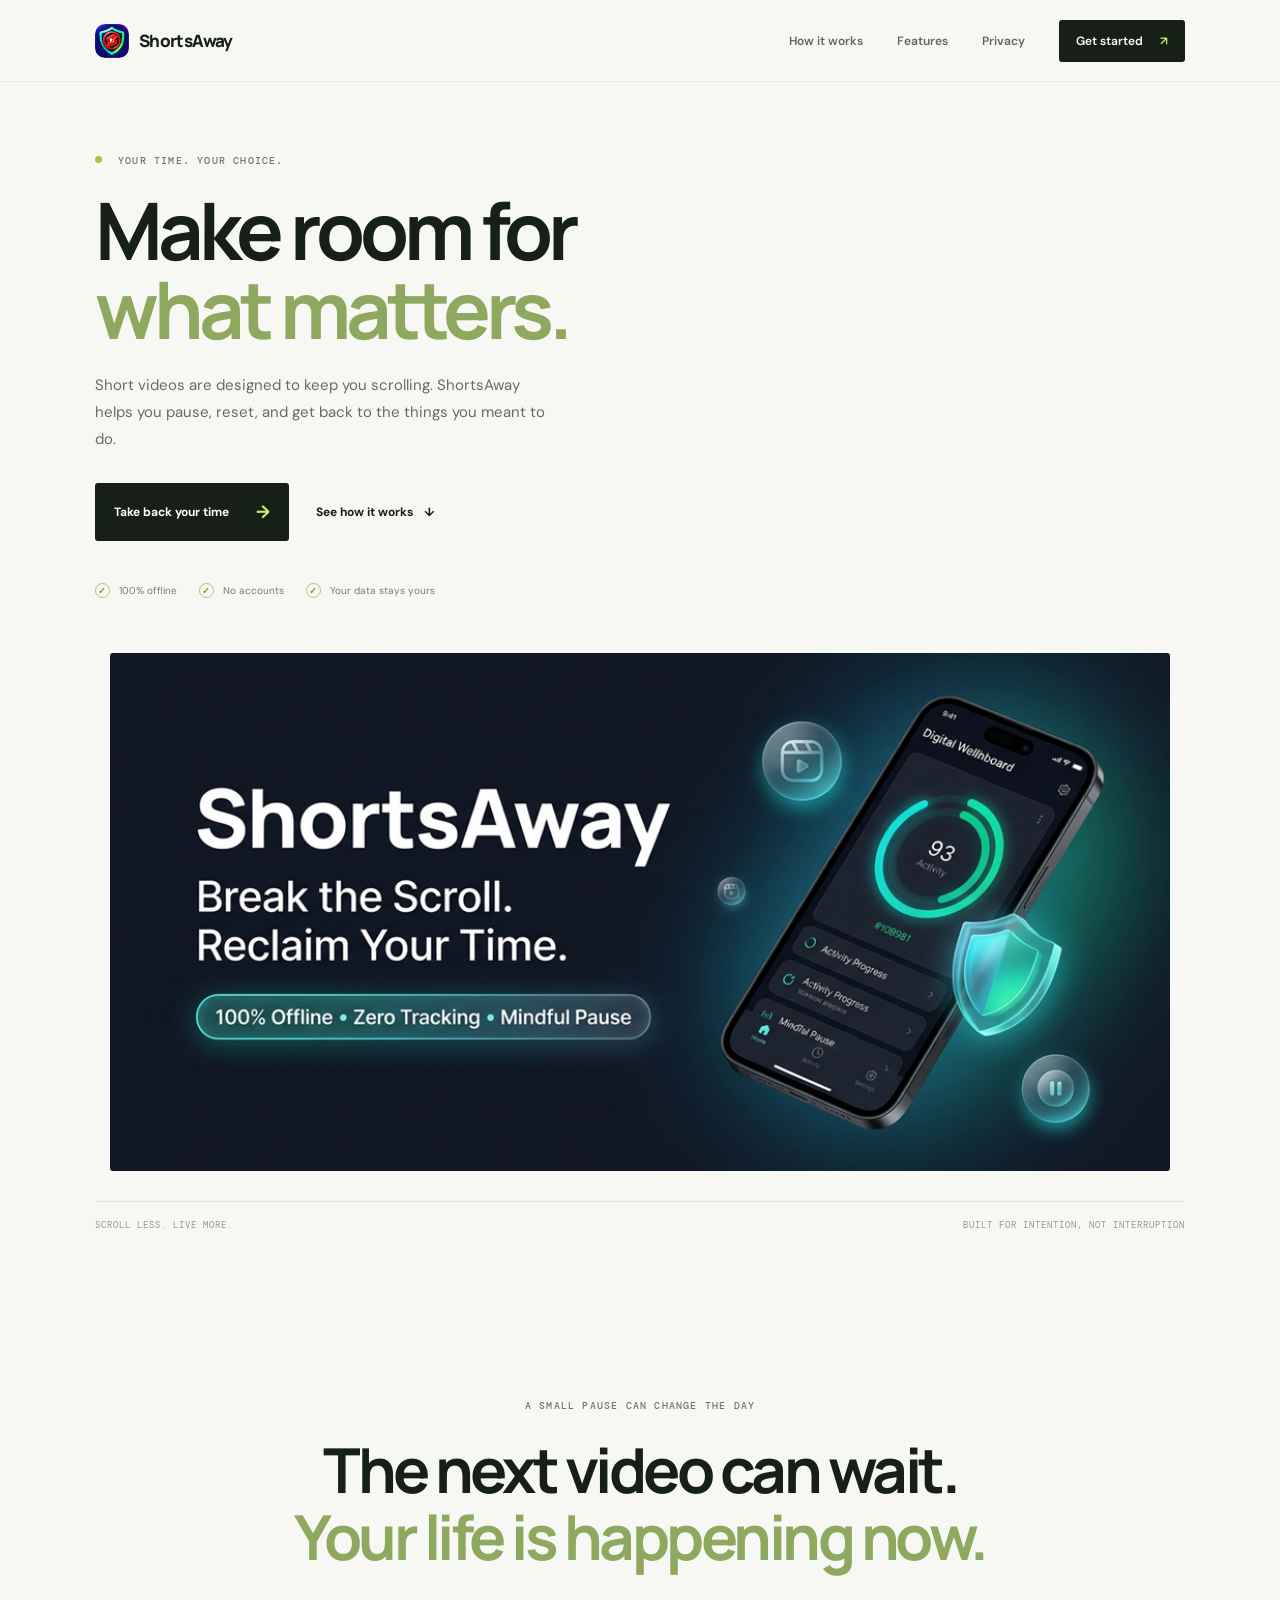
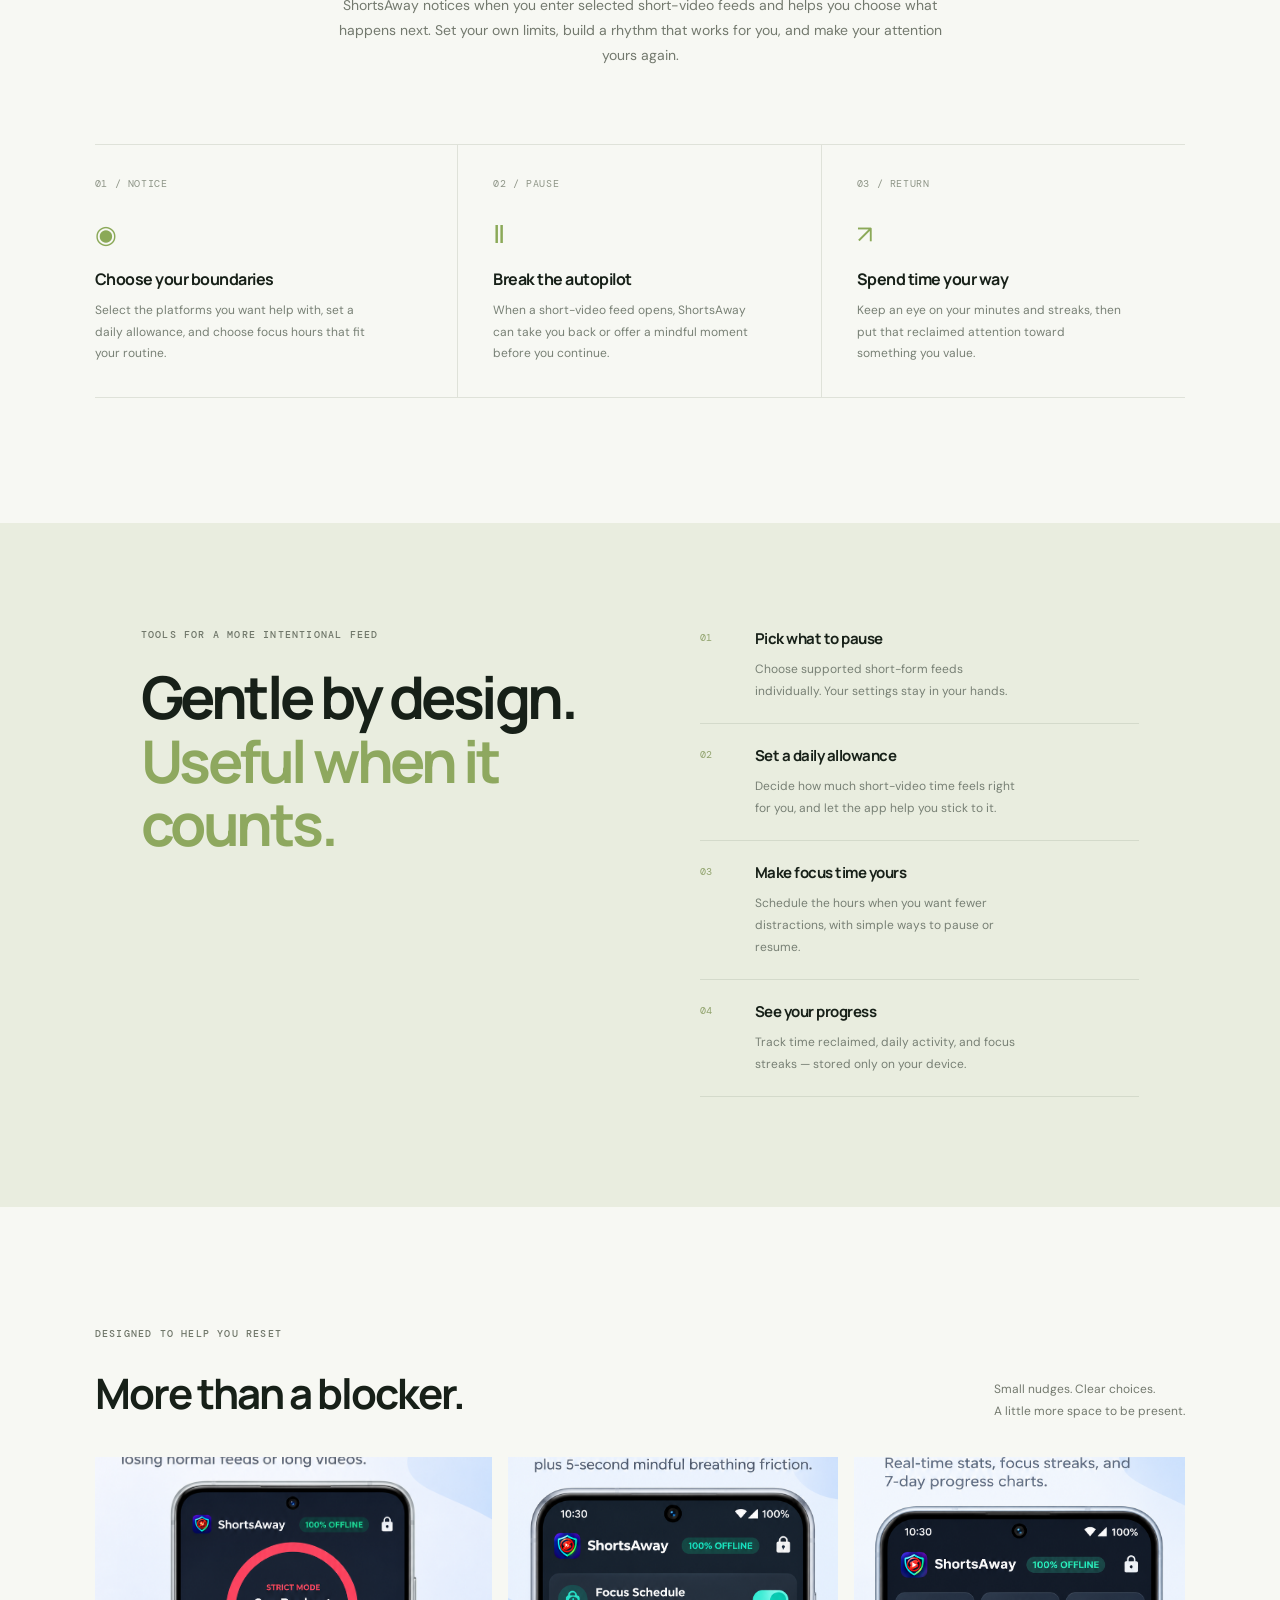
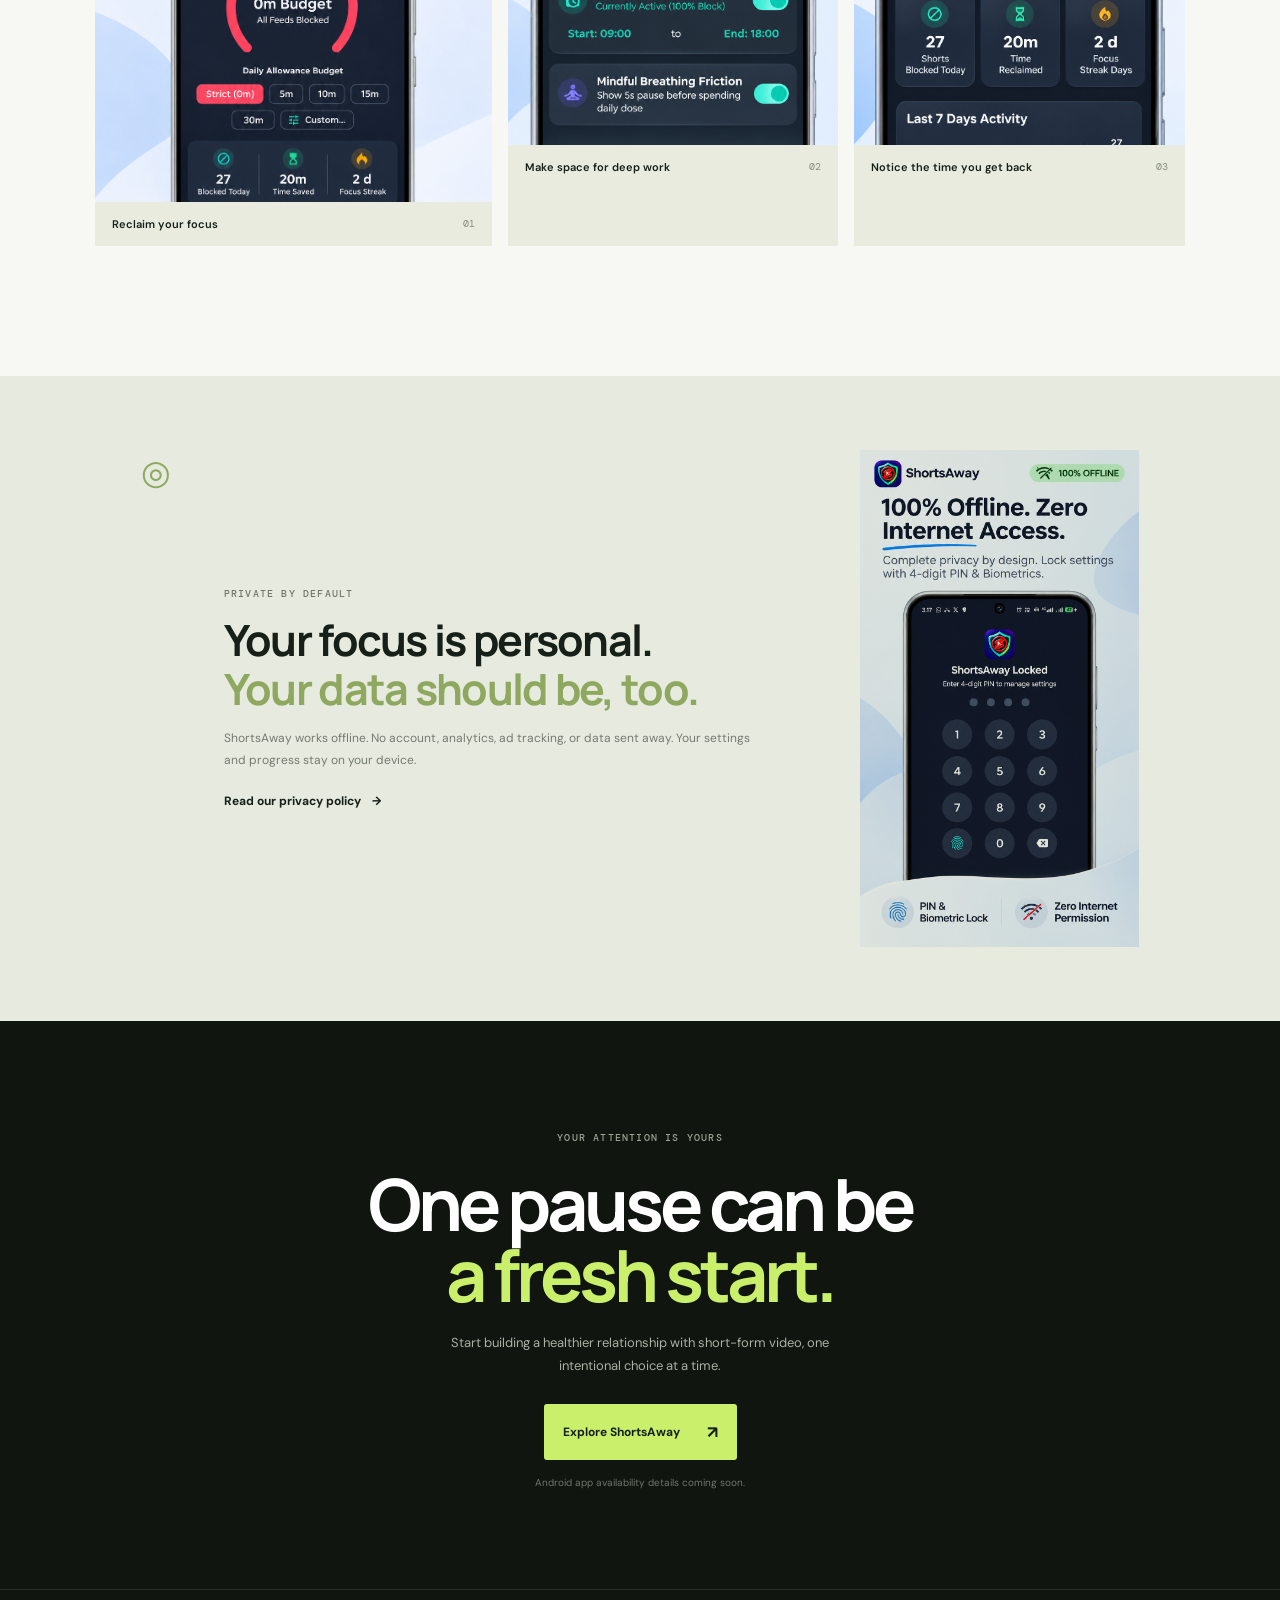
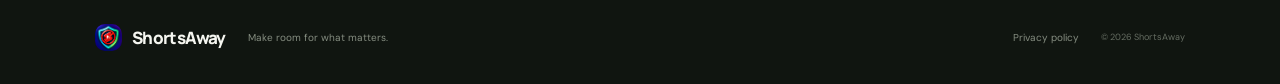
<file: index.html>
<!doctype html>
<html lang="en">
<head>
  <meta charset="utf-8">
  <meta name="viewport" content="width=device-width, initial-scale=1">
  <meta name="theme-color" content="#10130f">
  <meta name="description" content="ShortsAway helps you break the short-form scroll with mindful pauses, daily limits, and platform controls — privately, right on your device.">
  <title>ShortsAway — Make room for what matters</title>
  <link rel="icon" href="assets/ShortsAway-1mb-icon.png" type="image/png">
  <link rel="stylesheet" href="styles.css">
</head>
<body>
  <header class="topbar">
    <a class="brand" href="#top" aria-label="ShortsAway home"><img src="assets/ShortsAway-1mb-icon.png" alt=""><span>ShortsAway</span></a>
    <nav aria-label="Main navigation"><a href="#how">How it works</a><a href="#features">Features</a><a href="privacy.html">Privacy</a><a class="nav-cta" href="#get-started">Get started <span aria-hidden="true">↗</span></a></nav>
  </header>
  <main id="top">
    <section class="hero">
      <div class="hero-copy">
        <p class="eyebrow"><span class="dot"></span> YOUR TIME. YOUR CHOICE.</p>
        <h1>Make room for<br><span>what matters.</span></h1>
        <p class="intro">Short videos are designed to keep you scrolling. ShortsAway helps you pause, reset, and get back to the things you meant to do.</p>
        <div class="hero-actions"><a class="button button-primary" href="#get-started">Take back your time <span aria-hidden="true">→</span></a><a class="text-link" href="#how">See how it works <span aria-hidden="true">↓</span></a></div>
        <div class="trust-row"><span><b class="check">✓</b> 100% offline</span><span><b class="check">✓</b> No accounts</span><span><b class="check">✓</b> Your data stays yours</span></div>
      </div>
      <div class="hero-art"><img src="assets/shortsaway_feature_graphic_1024x500.png" alt="ShortsAway: reclaim your focus with mindful breaks from short-form video"></div>
      <div class="hero-foot"><span>SCROLL LESS. LIVE MORE.</span><span>BUILT FOR INTENTION, NOT INTERRUPTION</span></div>
    </section>
    <section class="manifesto" id="how">
      <p class="eyebrow">A SMALL PAUSE CAN CHANGE THE DAY</p>
      <h2>The next video can wait.<br><span>Your life is happening now.</span></h2>
      <p>ShortsAway notices when you enter selected short-video feeds and helps you choose what happens next. Set your own limits, build a rhythm that works for you, and make your attention yours again.</p>
      <div class="steps">
        <article><span class="step-no">01 / NOTICE</span><div class="step-icon">◉</div><h3>Choose your boundaries</h3><p>Select the platforms you want help with, set a daily allowance, and choose focus hours that fit your routine.</p></article>
        <article><span class="step-no">02 / PAUSE</span><div class="step-icon">Ⅱ</div><h3>Break the autopilot</h3><p>When a short-video feed opens, ShortsAway can take you back or offer a mindful moment before you continue.</p></article>
        <article><span class="step-no">03 / RETURN</span><div class="step-icon">↗</div><h3>Spend time your way</h3><p>Keep an eye on your minutes and streaks, then put that reclaimed attention toward something you value.</p></article>
      </div>
    </section>
    <section class="feature-band" id="features">
      <div class="feature-heading"><p class="eyebrow">TOOLS FOR A MORE INTENTIONAL FEED</p><h2>Gentle by design.<br><span>Useful when it counts.</span></h2></div>
      <div class="feature-list">
        <article><span class="feature-mark">01</span><div><h3>Pick what to pause</h3><p>Choose supported short-form feeds individually. Your settings stay in your hands.</p></div></article>
        <article><span class="feature-mark">02</span><div><h3>Set a daily allowance</h3><p>Decide how much short-video time feels right for you, and let the app help you stick to it.</p></div></article>
        <article><span class="feature-mark">03</span><div><h3>Make focus time yours</h3><p>Schedule the hours when you want fewer distractions, with simple ways to pause or resume.</p></div></article>
        <article><span class="feature-mark">04</span><div><h3>See your progress</h3><p>Track time reclaimed, daily activity, and focus streaks — stored only on your device.</p></div></article>
      </div>
    </section>
    <section class="gallery" aria-label="ShortsAway in action">
      <div class="gallery-head"><div><p class="eyebrow">DESIGNED TO HELP YOU RESET</p><h2>More than a blocker.</h2></div><p>Small nudges. Clear choices.<br>A little more space to be present.</p></div>
      <div class="gallery-grid">
        <figure class="gallery-card card-tall"><img src="assets/ShortsAway_ Reclaim Your Focus.png" alt="Reclaim your focus with ShortsAway"><figcaption>Reclaim your focus <span>01</span></figcaption></figure>
        <figure class="gallery-card"><img src="assets/ShortsAway Deep Work Poster.png" alt="ShortsAway deep work mode"><figcaption>Make space for deep work <span>02</span></figcaption></figure>
        <figure class="gallery-card"><img src="assets/Track Every Minute Saved.png" alt="Track every minute saved"><figcaption>Notice the time you get back <span>03</span></figcaption></figure>
      </div>
    </section>
    <section class="privacy-callout">
      <div class="privacy-symbol">◎</div><div><p class="eyebrow">PRIVATE BY DEFAULT</p><h2>Your focus is personal.<br><span>Your data should be, too.</span></h2><p>ShortsAway works offline. No account, analytics, ad tracking, or data sent away. Your settings and progress stay on your device.</p><a class="text-link" href="privacy.html">Read our privacy policy <span aria-hidden="true">→</span></a></div>
      <img class="privacy-art" src="assets/ShortsAway_ Privacy by Design.png" alt="ShortsAway privacy by design">
    </section>
    <section class="closing" id="get-started">
      <p class="eyebrow">YOUR ATTENTION IS YOURS</p><h2>One pause can be<br><span>a fresh start.</span></h2>
      <p>Start building a healthier relationship with short-form video, one intentional choice at a time.</p>
      <a class="button button-light" href="https://github.com/jaimurugan-p/ShortsAway-web" target="_blank" rel="noopener">Explore ShortsAway <span aria-hidden="true">↗</span></a>
      <small>Android app availability details coming soon.</small>
    </section>
  </main>
  <footer><a class="brand" href="#top"><img src="assets/ShortsAway-1mb-icon.png" alt=""><span>ShortsAway</span></a><span>Make room for what matters.</span><div><a href="privacy.html">Privacy policy</a></div><small>© 2026 ShortsAway</small></footer>
</body>
</html>
</file>
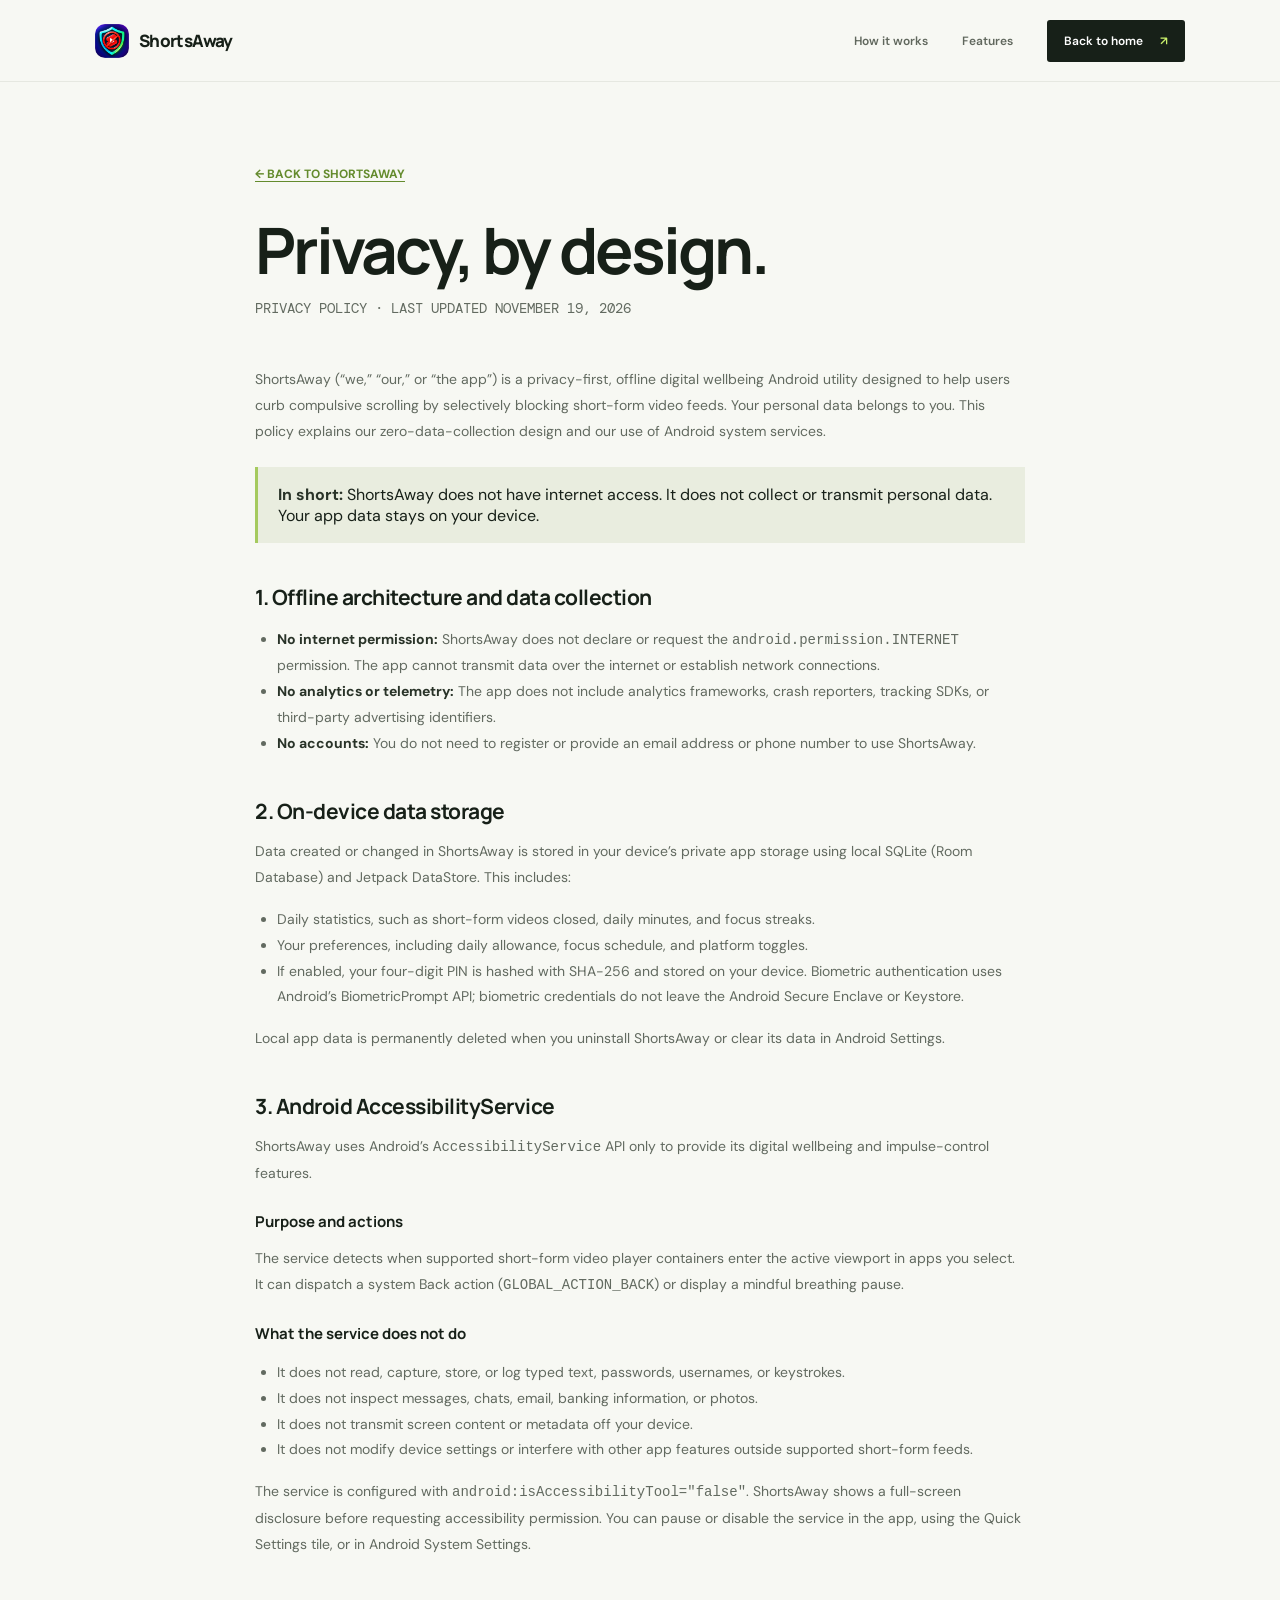
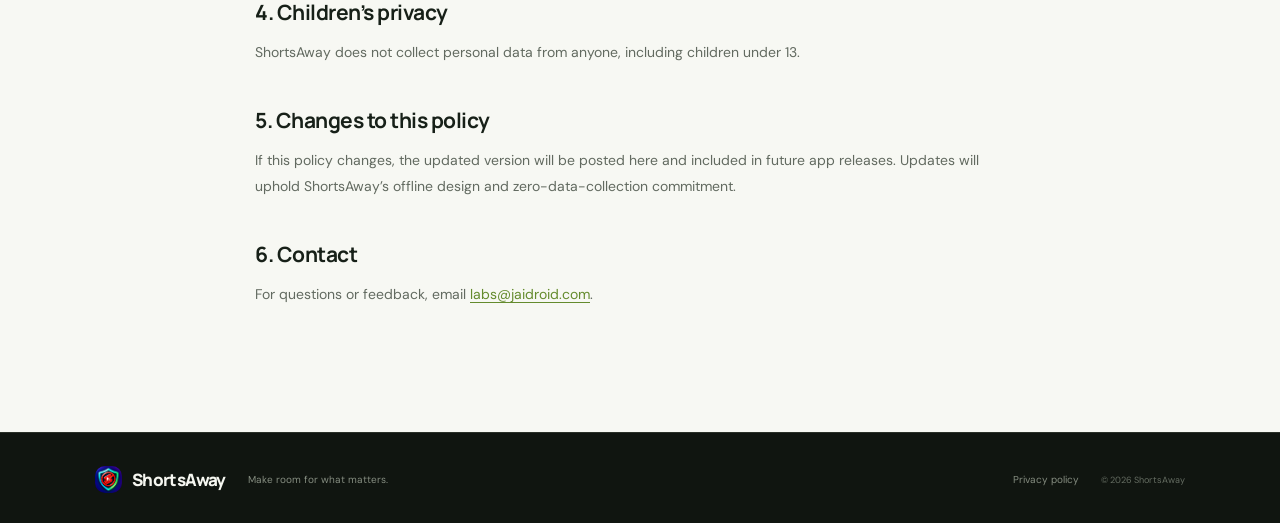
<file: privacy.html>
<!doctype html>
<html lang="en">
<head>
  <meta charset="utf-8"><meta name="viewport" content="width=device-width, initial-scale=1"><meta name="theme-color" content="#10130f">
  <meta name="description" content="ShortsAway privacy policy: a privacy-first Android utility that works offline and keeps your data on your device.">
  <title>Privacy Policy — ShortsAway</title><link rel="icon" href="assets/ShortsAway-1mb-icon.png" type="image/png"><link rel="stylesheet" href="styles.css">
  <style>.policy-wrap{max-width:820px;margin:0 auto;padding:80px 25px 110px}.policy-back{font-size:12px;font-weight:700;color:#75963d}.policy-wrap h1{font:700 clamp(40px,6vw,64px)/1 var(--display);letter-spacing:-3px;margin:35px 0 10px}.updated{font:10px var(--mono);color:#858c80;margin-bottom:45px}.policy-wrap h2{font:700 21px var(--display);letter-spacing:-.5px;margin:40px 0 14px}.policy-wrap h3{font:700 15px var(--display);margin:24px 0 10px}.policy-wrap p,.policy-wrap li{font-size:14px;line-height:1.85;color:#626a60}.policy-wrap ul{padding-left:22px}.policy-wrap strong{color:#293328}.policy-note{background:#e9eddf;border-left:3px solid #a5ca5e;padding:17px 20px;margin:22px 0}.policy-wrap a{color:#648b2d;text-decoration:underline;text-underline-offset:3px}.policy-footer{background:var(--dark)}</style>
</head>
<body><header class="topbar"><a class="brand" href="index.html"><img src="assets/ShortsAway-1mb-icon.png" alt=""><span>ShortsAway</span></a><nav aria-label="Main navigation"><a href="index.html#how">How it works</a><a href="index.html#features">Features</a><a class="nav-cta" href="index.html">Back to home <span aria-hidden="true">↗</span></a></nav></header>
<main class="policy-wrap"><a class="policy-back" href="index.html">← BACK TO SHORTSAWAY</a><h1>Privacy, by design.</h1><p class="updated">PRIVACY POLICY · LAST UPDATED NOVEMBER 19, 2026</p>
<p>ShortsAway (“we,” “our,” or “the app”) is a privacy-first, offline digital wellbeing Android utility designed to help users curb compulsive scrolling by selectively blocking short-form video feeds. Your personal data belongs to you. This policy explains our zero-data-collection design and our use of Android system services.</p>
<div class="policy-note"><strong>In short:</strong> ShortsAway does not have internet access. It does not collect or transmit personal data. Your app data stays on your device.</div>
<h2>1. Offline architecture and data collection</h2><ul><li><strong>No internet permission:</strong> ShortsAway does not declare or request the <code>android.permission.INTERNET</code> permission. The app cannot transmit data over the internet or establish network connections.</li><li><strong>No analytics or telemetry:</strong> The app does not include analytics frameworks, crash reporters, tracking SDKs, or third-party advertising identifiers.</li><li><strong>No accounts:</strong> You do not need to register or provide an email address or phone number to use ShortsAway.</li></ul>
<h2>2. On-device data storage</h2><p>Data created or changed in ShortsAway is stored in your device’s private app storage using local SQLite (Room Database) and Jetpack DataStore. This includes:</p><ul><li>Daily statistics, such as short-form videos closed, daily minutes, and focus streaks.</li><li>Your preferences, including daily allowance, focus schedule, and platform toggles.</li><li>If enabled, your four-digit PIN is hashed with SHA-256 and stored on your device. Biometric authentication uses Android’s BiometricPrompt API; biometric credentials do not leave the Android Secure Enclave or Keystore.</li></ul><p>Local app data is permanently deleted when you uninstall ShortsAway or clear its data in Android Settings.</p>
<h2>3. Android AccessibilityService</h2><p>ShortsAway uses Android’s <code>AccessibilityService</code> API only to provide its digital wellbeing and impulse-control features.</p><h3>Purpose and actions</h3><p>The service detects when supported short-form video player containers enter the active viewport in apps you select. It can dispatch a system Back action (<code>GLOBAL_ACTION_BACK</code>) or display a mindful breathing pause.</p><h3>What the service does not do</h3><ul><li>It does not read, capture, store, or log typed text, passwords, usernames, or keystrokes.</li><li>It does not inspect messages, chats, email, banking information, or photos.</li><li>It does not transmit screen content or metadata off your device.</li><li>It does not modify device settings or interfere with other app features outside supported short-form feeds.</li></ul><p>The service is configured with <code>android:isAccessibilityTool="false"</code>. ShortsAway shows a full-screen disclosure before requesting accessibility permission. You can pause or disable the service in the app, using the Quick Settings tile, or in Android System Settings.</p>
<h2>4. Children’s privacy</h2><p>ShortsAway does not collect personal data from anyone, including children under 13.</p>
<h2>5. Changes to this policy</h2><p>If this policy changes, the updated version will be posted here and included in future app releases. Updates will uphold ShortsAway’s offline design and zero-data-collection commitment.</p>
<h2>6. Contact</h2><p>For questions or feedback, email <a href="mailto:labs@jaidroid.com">labs@jaidroid.com</a>.</p>
</main><footer class="policy-footer"><a class="brand" href="index.html"><img src="assets/ShortsAway-1mb-icon.png" alt=""><span>ShortsAway</span></a><span>Make room for what matters.</span><div><a href="privacy.html">Privacy policy</a></div><small>© 2026 ShortsAway</small></footer></body></html>
</file>
<file: styles.css>
@import url('https://fonts.googleapis.com/css2?family=DM+Mono:wght@400;500&family=DM+Sans:wght@400;500;600;700&family=Manrope:wght@400;500;600;700;800&display=swap');
:root{--ink:#172018;--muted:#777d73;--paper:#f7f8f3;--green:#c9ef6b;--dark:#101510;--line:#dfe2d9;--sans:'DM Sans',Arial,sans-serif;--display:Manrope,'DM Sans',sans-serif;--mono:'DM Mono',monospace}*{box-sizing:border-box}html{scroll-behavior:smooth}body{margin:0;background:var(--paper);color:var(--ink);font-family:var(--sans);-webkit-font-smoothing:antialiased}a{color:inherit;text-decoration:none}.topbar{height:82px;padding:0 7.4%;display:flex;align-items:center;justify-content:space-between;border-bottom:1px solid #e6e8e1;background:var(--paper)}.brand{display:flex;align-items:center;gap:10px;font:800 17px var(--display);letter-spacing:-.6px}.brand img{width:34px;height:34px;object-fit:contain;border-radius:10px}.topbar nav{display:flex;gap:34px;align-items:center;font-size:12px;font-weight:600}.topbar nav a:not(.nav-cta){color:#60675d}.topbar nav a:hover,.text-link:hover,footer a:hover{color:#71982f}.nav-cta{background:var(--ink);color:white;padding:13px 17px;border-radius:3px}.nav-cta span{padding-left:14px;color:var(--green)}.hero{padding:72px 7.4% 20px;position:relative;max-width:1600px;margin:auto}.hero-copy{max-width:690px;position:relative;z-index:1}.eyebrow{font:500 10px var(--mono);letter-spacing:1.2px;color:#70776a;margin:0 0 24px}.dot{display:inline-block;width:7px;height:7px;border-radius:50%;background:#9bca45;margin-right:9px;vertical-align:1px}.hero h1,.manifesto h2,.feature-heading h2,.closing h2{font:700 clamp(48px,6.2vw,82px)/.99 var(--display);letter-spacing:-5px;margin:0}.hero h1 span,.manifesto h2 span,.feature-heading h2 span{color:#8ea85f}.intro{font-size:15px;line-height:1.8;color:#656d62;max-width:465px;margin:24px 0}.hero-actions{display:flex;align-items:center;gap:27px;margin-top:30px}.button{display:inline-flex;align-items:center;gap:27px;padding:17px 19px;border-radius:3px;font-size:12px;font-weight:700}.button-primary{background:var(--ink);color:white}.button-primary span{color:var(--green);font-size:18px}.text-link{font-size:12px;font-weight:700}.text-link span{margin-left:8px}.trust-row{display:flex;gap:22px;flex-wrap:wrap;margin-top:42px;font-size:10px;color:#777d72}.check{display:inline-grid;place-items:center;border:1px solid #a8c578;color:#719c34;border-radius:50%;font-size:9px;width:15px;height:15px;margin-right:6px}.hero-art{position:relative;margin:55px auto 0;max-width:1060px}.hero-art img{width:100%;display:block;border-radius:3px}.hero-foot{border-top:1px solid var(--line);margin-top:30px;padding:17px 0 3px;display:flex;justify-content:space-between;color:#92978e;font:9px var(--mono);letter-spacing:1px}.manifesto{padding:145px 7.4% 125px;text-align:center}.manifesto .eyebrow{margin-bottom:25px}.manifesto h2,.feature-heading h2{font-size:clamp(39px,5vw,62px);letter-spacing:-3.5px;line-height:1.08}.manifesto>p:not(.eyebrow){max-width:610px;margin:22px auto 0;color:#73796e;line-height:1.8;font-size:14px}.steps{display:grid;grid-template-columns:repeat(3,1fr);gap:0;text-align:left;margin-top:76px;border-top:1px solid var(--line);border-bottom:1px solid var(--line)}.steps article{padding:26px 35px 32px;border-right:1px solid var(--line)}.steps article:first-child{padding-left:0}.steps article:last-child{border:0}.step-no,.feature-mark{font:10px var(--mono);letter-spacing:.6px;color:#8e9587}.step-icon{font-size:25px;color:#8ba958;margin:26px 0 17px}.steps h3,.feature-list h3{font:700 16px var(--display);letter-spacing:-.5px;margin:0 0 10px}.steps p,.feature-list p{font-size:12px;line-height:1.8;color:#788075;margin:0;max-width:270px}.feature-band{background:#e9eddf;padding:105px 11% 110px;display:grid;grid-template-columns:1fr 1fr;gap:12%}.feature-heading h2{font-size:clamp(38px,4.6vw,59px)}.feature-list article{display:grid;grid-template-columns:55px 1fr;padding:21px 0;border-bottom:1px solid #d4dacb}.feature-list article:first-child{padding-top:0}.feature-mark{padding-top:3px;color:#91a36d}.feature-list h3{font-size:15px}.gallery{padding:120px 7.4% 130px}.gallery-head{display:flex;align-items:end;justify-content:space-between;margin-bottom:35px}.gallery-head h2{font:700 42px var(--display);letter-spacing:-2px;margin:0}.gallery-head>p{font-size:12px;line-height:1.8;color:#73796e;margin:0}.gallery-grid{display:grid;grid-template-columns:1.2fr 1fr 1fr;gap:16px}.gallery-card{margin:0;background:#e9ebdf;min-width:0}.gallery-card img{width:100%;aspect-ratio:1.15;display:block;object-fit:cover}.gallery-card.card-tall img{aspect-ratio:1.15}.gallery-card figcaption{padding:15px 17px;display:flex;justify-content:space-between;font-size:11px;font-weight:600}.gallery-card figcaption span{font:10px var(--mono);color:#858c7d}.privacy-callout{background:#e7eadf;display:grid;grid-template-columns:55px 1fr minmax(180px,28%);gap:28px;align-items:center;padding:74px 11%}.privacy-symbol{font-size:34px;color:#8ea85f;align-self:start}.privacy-callout .eyebrow{margin-bottom:16px}.privacy-callout h2{font:700 clamp(28px,3.4vw,43px)/1.13 var(--display);letter-spacing:-1.7px;margin:0}.privacy-callout h2 span{color:#8ea85f}.privacy-callout>div>p:not(.eyebrow){max-width:530px;font-size:12px;line-height:1.8;color:#747b70;margin:15px 0}.privacy-callout .text-link{display:inline-block;margin-top:7px}.privacy-art{width:100%;mix-blend-mode:multiply}.closing{padding:110px 20px 100px;text-align:center;background:var(--dark);color:white}.closing .eyebrow{color:#9aa393}.closing h2{font-size:clamp(47px,6vw,72px);letter-spacing:-4px}.closing h2 span{color:var(--green)}.closing>p:not(.eyebrow){max-width:430px;margin:20px auto 27px;color:#aab0a4;font-size:13px;line-height:1.8}.button-light{background:var(--green);color:var(--ink)}.button-light span{font-size:17px}.closing small{display:block;color:#6e776b;font-size:10px;margin-top:16px}footer{min-height:95px;padding:22px 7.4%;display:flex;align-items:center;gap:22px;border-top:1px solid #2a3028;background:var(--dark);color:#858d80;font-size:10px}footer .brand{color:#f5f6f0}footer .brand img{width:27px;height:27px}footer>div{margin-left:auto;display:flex;gap:22px}footer small{font-size:9px;color:#656d62}
@media(max-width:760px){.topbar{height:68px;padding:0 5%}.topbar nav{gap:15px;font-size:11px}.topbar nav a:nth-child(1),.topbar nav a:nth-child(2){display:none}.nav-cta{padding:11px 12px}.hero{padding:65px 6% 15px}.hero h1{font-size:58px;letter-spacing:-3.7px}.hero-art{margin-top:40px}.trust-row{gap:12px}.hero-foot{font-size:7px;letter-spacing:.5px}.manifesto{padding:95px 7% 80px}.manifesto h2,.feature-heading h2{letter-spacing:-2px}.steps{grid-template-columns:1fr;margin-top:50px}.steps article,.steps article:first-child{padding:23px 0;border-right:0;border-bottom:1px solid var(--line)}.steps article:last-child{border-bottom:0}.step-icon{margin:14px 0 10px}.feature-band{padding:76px 7%;grid-template-columns:1fr;gap:42px}.gallery{padding:82px 6%}.gallery-head{display:block}.gallery-head h2{font-size:36px}.gallery-head>p{margin-top:13px}.gallery-grid{grid-template-columns:1fr 1fr;gap:10px}.gallery-card:first-child{grid-column:span 2}.gallery-card img{aspect-ratio:1}.gallery-card:first-child img{aspect-ratio:1.45}.gallery-card figcaption{padding:12px;font-size:10px}.privacy-callout{padding:60px 7%;grid-template-columns:30px 1fr;gap:14px}.privacy-art{display:none}.closing{padding:80px 8%}.closing h2{letter-spacing:-2.5px}footer{padding:23px 6%;display:grid;grid-template-columns:1fr auto;gap:12px}footer>span{display:none}footer>div{margin:0;gap:12px}footer small{grid-column:1/-1}}
@media(max-width:390px){.hero h1{font-size:50px}.text-link{font-size:11px}.hero-actions{gap:17px}.trust-row{font-size:9px}.hero-foot span:last-child{max-width:130px;text-align:right}}
</file>
